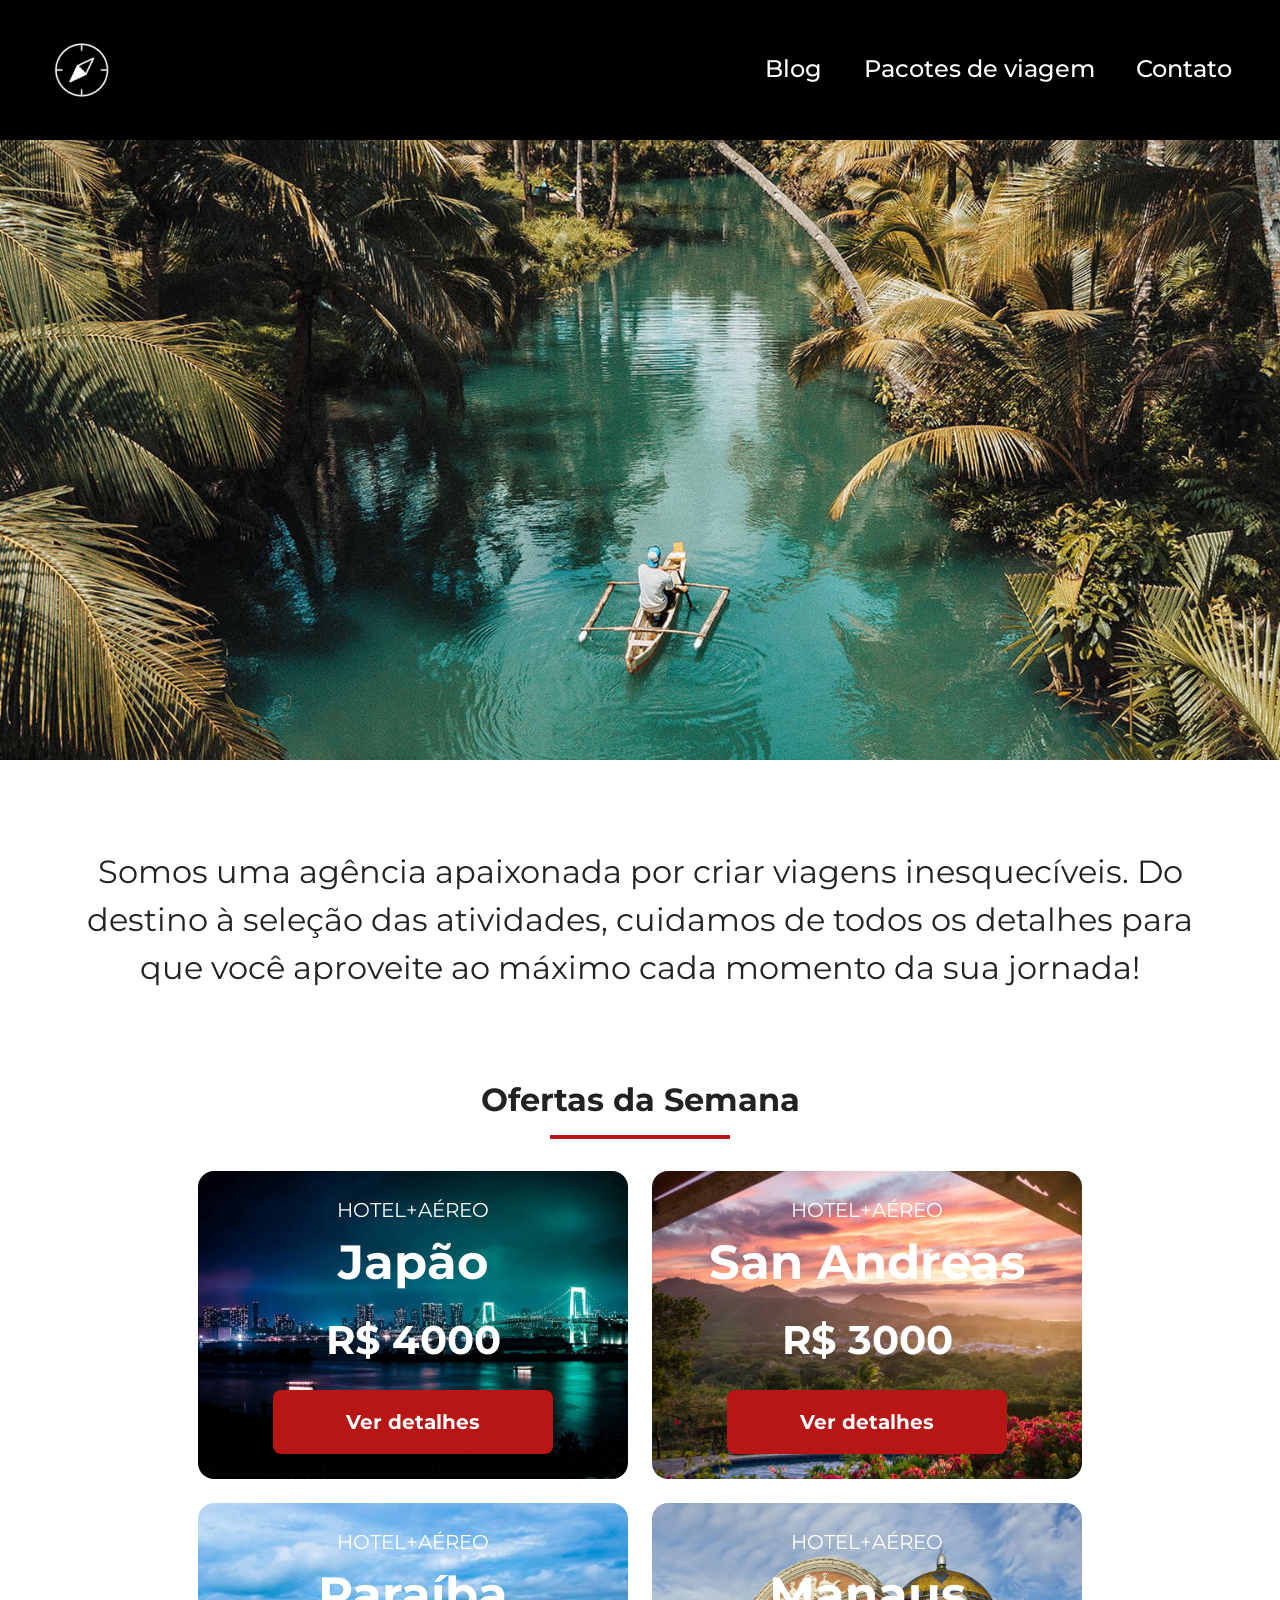
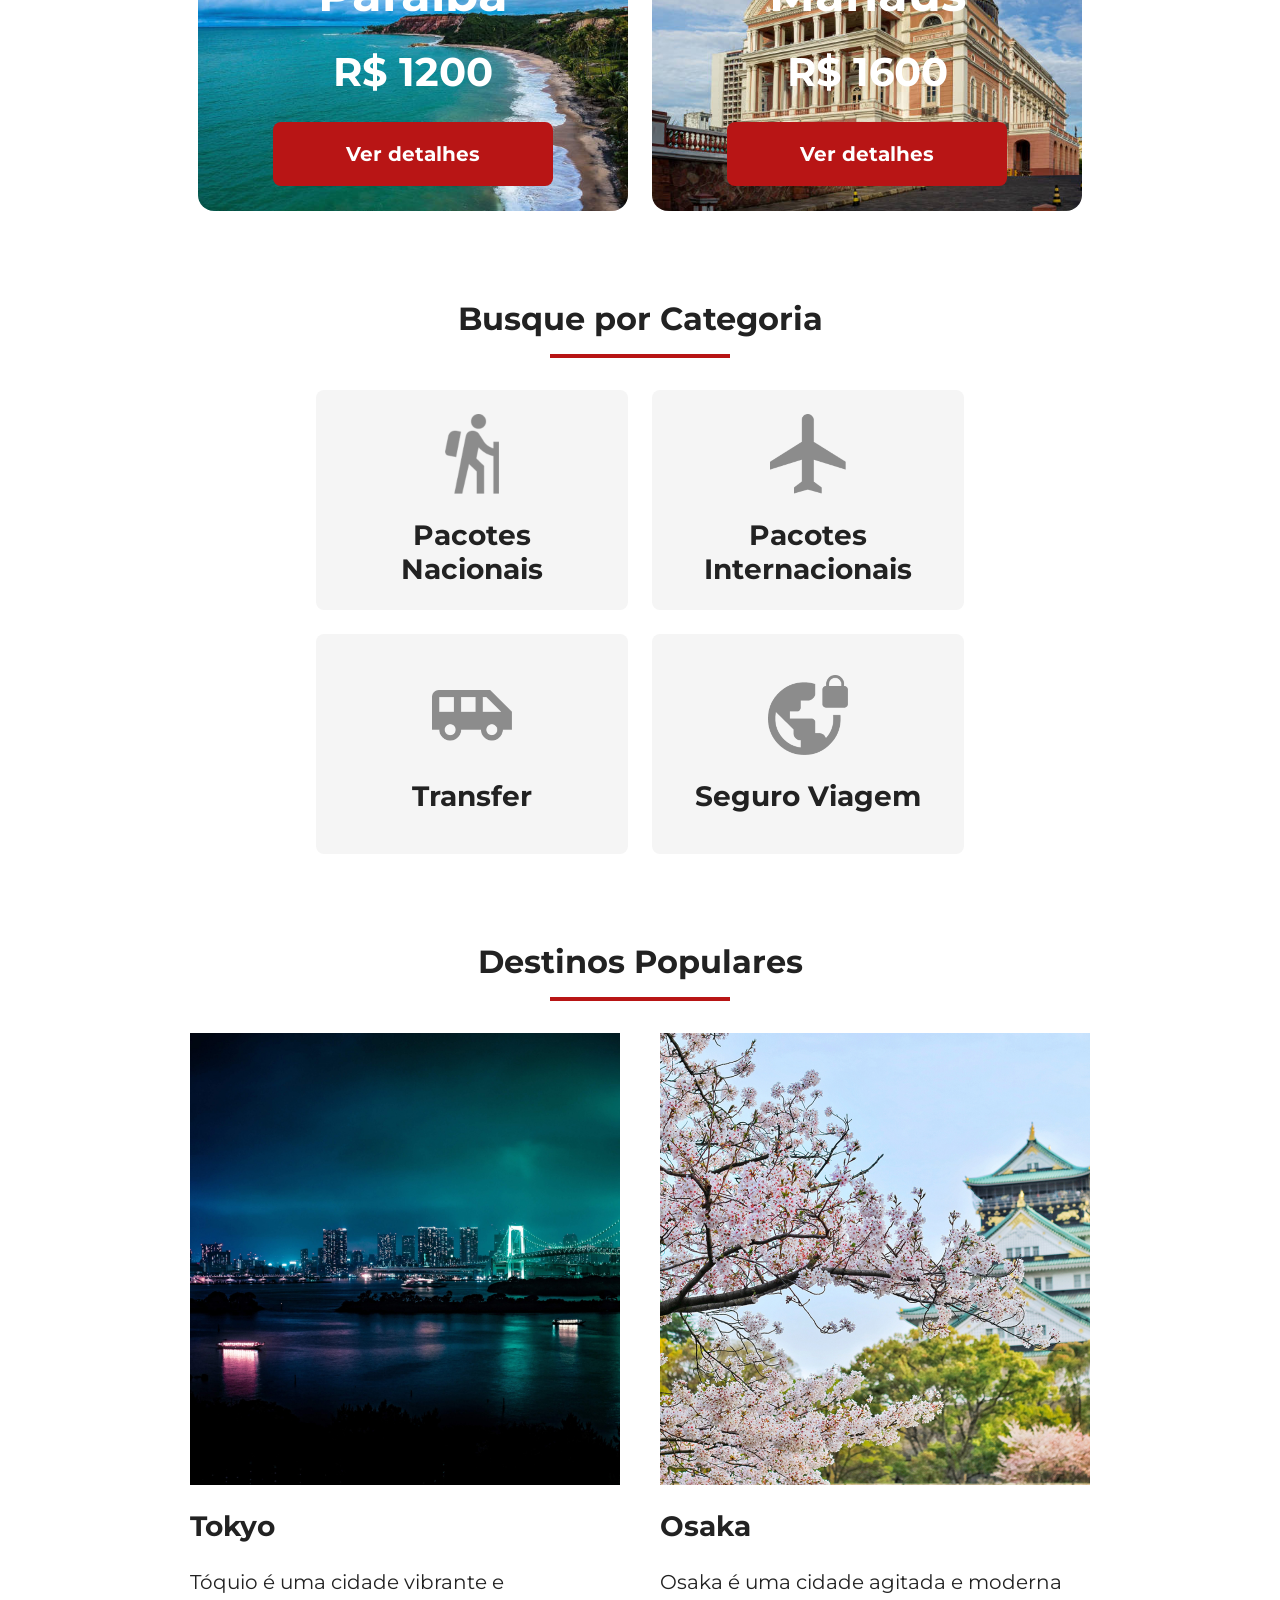
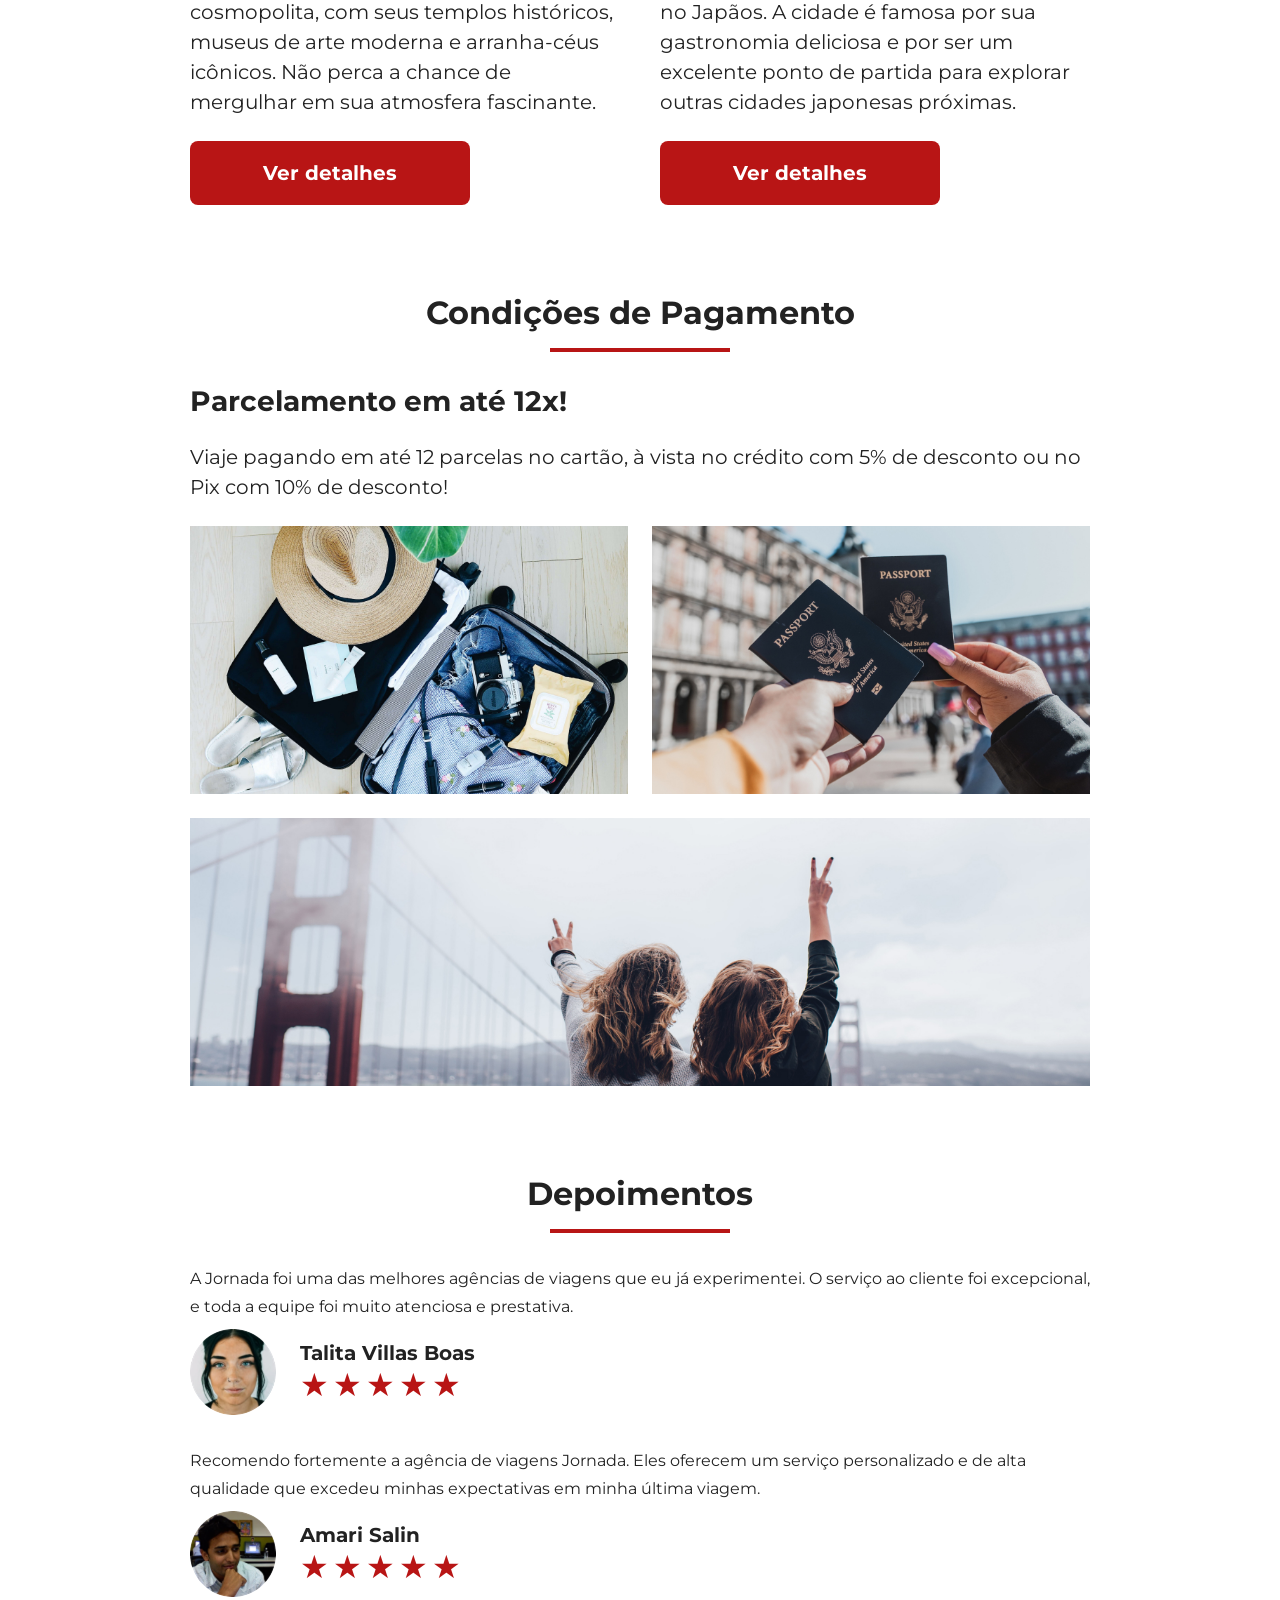
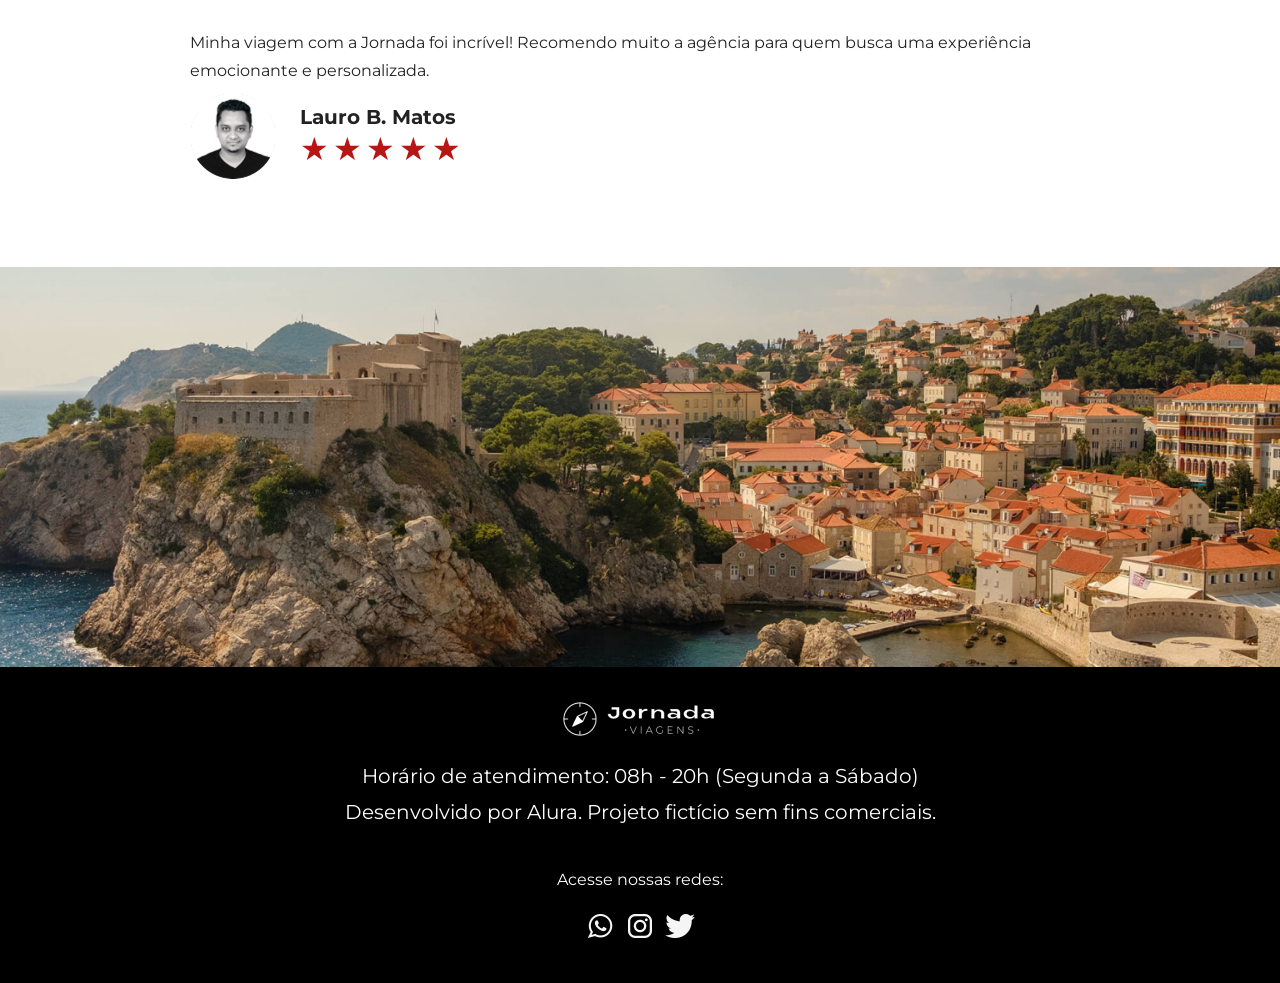
<file: index.html>
<!DOCTYPE html>
<html lang="pt-br">
<head>
    <meta charset="UTF-8">
    <meta name="viewport" content="width=device-width, initial-scale=1.0">
    <meta name="description" content="Somos uma agência apaixonada por criar viagens inesquecíveis.">

    <!-- COMPARTILHAMENTO -->
    <meta name="og:title" content="Jornada Viagens">
    <meta name="og:description" content="Somos uma agência apaixonada por criar viagens inesquecíveis.">
    <meta name="og:image" content="https://maxweljonson.github.io/jornada-viagens/img/homepage/logo-jornada-viagens-footer-branca.png">
    <meta name="og:type" content="website">
    <meta name="og:url" content="https://maxweljonson.github.io/jornada-viagens/">

    <!-- Icon -->
    <link rel="icon" href="favicon.svg" type="image/svg+xml"> 

    <!-- CSS -->
    <link rel="stylesheet" href="css/style.css">

    <title>Jornada Viagens</title>
</head>
<body>
    <header class="main-header">
        <a class="logo" href="index.html" title="Voltar para a página inicial">
            <img class="img-mobile" src="img/homepage/logo-bussola-jornada-branca.png" alt="Logotipo da Jornada Viagens na cor branca">
            <img class="img-desktop" src="img/homepage/logo-bussola-texto-jornada-branca.png" alt="Logotipo com nome da Jornada Viagens na cor branca">
        </a>
        <div class="navigation-menu">
            <label for="menu">
                <img src="img/homepage/menu.png" alt="Menu">
            </label>
            <input type="checkbox" id="menu" hidden>
            <nav>
                <ul class="list-links-menu">
                    <li>
                        <a href="blog.html" target="_blank" title="Acessar Blog">Blog</a>
                    </li>
                    <li>
                        <a href="pacotes.html" target="_blank" title="Acessar Pacotes de viagem">Pacotes de viagem</a>
                    </li>
                    <li>
                        <a href="contatos.html" target="_blank" title="Acessar Contatos">Contato</a>
                    </li>
                </ul>
            </nav>
        </div>
    </header>
    <section class="hero">
        <div class="hero-img"></div>
        <h2>Somos uma agência apaixonada por criar viagens inesquecíveis. Do destino à seleção das atividades, cuidamos de todos os detalhes para que você aproveite ao máximo cada momento da sua jornada!</h2>
    </section>
    <section class="offers section">
        <div class="section-title">
            <h2>Ofertas da Semana</h2>
            <hr>
        </div>
        <div class="offer-cards">
            <article class="card japao">
                <header>
                    <p class="content-text">HOTEL+AÉREO</p>
                </header>
                <section class="title-card">
                    <h3 class="content-title">
                        Japão 
                        <br>
                        <span>R$ 4000</span>
                    </h3>
                </section>
                <footer>
                    <a href="#" class="button" title="Ver mais detalhes desta oferta para o Japão" target="_blank">Ver detalhes</a>
                </footer>
            </article>
            <article class="card san-adreas">
                <header>
                    <p class="content-text">HOTEL+AÉREO</p>
                </header>
                <section class="title-card">
                    <h3 class="content-title">
                        San Andreas 
                        <br>
                        <span>R$ 3000</span>
                    </h3>
                </section>
                <footer>
                    <a href="#" class="button" title="Ver mais detalhes desta oferta para San Andreas" target="_blank">Ver detalhes</a>
                </footer>
            </article>
            <article class="card paraiba">
                <header>
                    <p class="content-text">HOTEL+AÉREO</p>
                </header>
                <section class="title-card">
                    <h3 class="content-title">
                        Paraíba
                        <br>
                        <span>R$ 1200</span>
                    </h3>
                </section>
                <footer>
                    <a href="#" class="button" title="Ver mais detalhes desta oferta para Paraíba" target="_blank">Ver detalhes</a>
                </footer>
            </article>
            <article class="card manaus">
                <header>
                    <p class="content-text">HOTEL+AÉREO</p>
                </header>
                <section class="title-card">
                    <h3 class="content-title">
                        Manaus
                        <br>
                        <span>R$ 1600</span>
                    </h3>
                </section>
                <footer>
                    <a href="#" class="button" title="Ver mais detalhes desta oferta para Manaus" target="_blank">Ver detalhes</a>
                </footer>
            </article>
        </div>
    </section>
    <section class="categories section">
        <div class="section-title">
            <h2>Busque por Categoria</h2>
            <hr>
        </div>
        <div class="category-cards">
            <div class="card">
                <a href="#" class="pacotes-nacionais" title="Busque por Pacotes Nacionais" target="_blank">
                    <div class="icon pacotes"></div>
                    <h3>Pacotes Nacionais</h3>
                </a>
            </div>
            <div class="card">
                <a href="#" class="pacotes-internacionais" title="Busque por Pacotes Internacionais" target="_blank">
                    <div class="icon pacotes"></div>
                    <h3>Pacotes Internacionais</h3>
                </a>
            </div>
            <div class="card">
                <a href="#" class="transfer" title="Busque por Tranfers" target="_blank">
                    <div class="icon"></div>
                    <h3>Transfer</h3>
                </a>
            </div>
            <div class="card">
                <a href="#" class="seguro-viagem" title="Busque por Seguros Viagem" target="_blank">
                    <div class="icon"></div>
                    <h3>Seguro Viagem</h3>
                </a>
            </div>
        </div>
    </section>
    <section class="destinations section">
        <div class="section-title">
            <h2>Destinos Populares</h2>
            <hr>
        </div>
        <div class="destination-items">
            <article class="item">
                <header>
                    <div class="img-item tokyo"></div>
                    <h4 class="content-title">Tokyo</h4>
                </header>
                <p class="content-text">
                    Tóquio é uma cidade vibrante e cosmopolita, com seus templos históricos, museus de arte moderna e arranha-céus icônicos. Não perca a chance de mergulhar em sua atmosfera fascinante.
                </p>
                <footer>
                    <a href="#" class="button" title="Ver mais detalhes para o destino de Tokyo" target="_blank">Ver detalhes</a>
                </footer>
            </article>
            <article class="item">
                <header>
                    <div class="img-item osaka"></div>
                    <h4 class="content-title">Osaka</h4>
                </header>
                <p class="content-text">
                    Osaka é uma cidade agitada e moderna no Japãos. A cidade é famosa por sua gastronomia deliciosa e por ser um excelente ponto de partida para explorar outras cidades japonesas próximas.
                </p>
                <footer>
                    <a href="#" class="button" title="Ver mais detalhes para o destino de Osaka" target="_blank">Ver detalhes</a>
                </footer>
            </article>
        </div>
    </section>
    <section class="payments section">
        <div class="section-title">
            <h2>Condições de Pagamento</h2>
            <hr>
        </div>
        <div class="content">
            <div class="text-content">
                <h3 class="content-title">Parcelamento em até 12x!</h3>
                <p class="content-text">
                    Viaje pagando em até 12 parcelas no cartão, à vista no crédito com 5% de desconto ou no Pix com 10% de desconto!
                </p>
            </div>
            <div class="image-content">
                <div class="image first"></div>
                <div class="image second"></div>
                <div class="image third large"></div>
            </div>
        </div>
    </section>
    <section class="testimonials section">
        <div class="section-title">
            <h2>Depoimentos</h2>
            <hr>
        </div>
        <div class="testimonials-content">
            <article>
                <header>
                    <p>
                        A Jornada foi uma das melhores agências de viagens que eu já experimentei. O serviço ao cliente foi excepcional, e toda a equipe foi muito atenciosa e prestativa.
                    </p>
                </header>
                <footer>
                    <div class="profile">
                        <img src="img/homepage/avatar-talita.png" alt="Foto de perfil da cliente Talita Villas Boas">
                        <div class="rating">
                            <h4>Talita Villas Boas</h4>
                            <span class="star">★</span>
                            <span class="star">★</span>
                            <span class="star">★</span>
                            <span class="star">★</span>
                            <span class="star">★</span>
                        </div>
                    </div>
                </footer>
            </article>
            <article>
                <header>
                    <p>
                        Recomendo fortemente a agência de viagens Jornada. Eles oferecem um serviço personalizado e de alta qualidade que excedeu minhas expectativas em minha última viagem.
                    </p>
                </header>
                <footer>
                    <div class="profile">
                        <img src="img/homepage/avatar-amari.png" alt="Foto de perfil da cliente Amari Salin">
                        <div class="rating">
                            <h4>Amari Salin</h4>
                            <span class="star">★</span>
                            <span class="star">★</span>
                            <span class="star">★</span>
                            <span class="star">★</span>
                            <span class="star">★</span>
                        </div>
                    </div>
                </footer>
            </article>
            <article>
                <header>
                    <p>
                        Minha viagem com a Jornada foi incrível! Recomendo muito a agência para quem busca uma experiência emocionante e personalizada.
                    </p>
                </header>
                <footer>
                    <div class="profile">
                        <img src="img/homepage/avatar-lauro.png" alt="Foto de perfil da cliente Lauro B. Matos">
                        <div class="rating">
                            <h4>Lauro B. Matos</h4>
                            <span class="star">★</span>
                            <span class="star">★</span>
                            <span class="star">★</span>
                            <span class="star">★</span>
                            <span class="star">★</span>
                        </div>
                    </div>
                </footer>
            </article>
        </div>
        
    </section>
    <section class="bottom-hero">
        <div class="hero-img"></div>
    </section>
    <footer class="main-footer">
        <div class="footer-content">
            <img class="logo-footer" src="img/homepage/logo-jornada-viagens-footer-branca.png" alt="Logo da Jornada Viagens completa na cor branca">
            <p>
                Horário de atendimento: 08h - 20h (Segunda a Sábado)
            </p>
            <p>
                Desenvolvido por Alura. Projeto fictício sem fins comerciais.
            </p>
        </div>
        <div class="footer-social">
            <p>
                Acesse nossas redes:
            </p>
            <div class="social-icons">
                <a href="#" target="_blank" title="Entre em contato pelo nosso Whatsapp">
                    <img src="img/homepage/icon-whatsapp.png" alt="Ícone do Whatsapp">
                </a>
                <a href="#" target="_blank" title="Acesse nosso Instagram">
                    <img src="img/homepage/icon-instragam.png" alt="Ícone do Instagram">
                </a>
                <a href="#" target="_blank" title="Acesse nosso Twitter">
                    <img src="img/homepage/icon-twitter.png" alt="Ícone do Twitter">
                </a>
            </div>
        </div>
    </footer>
</body>
</html>
</file>
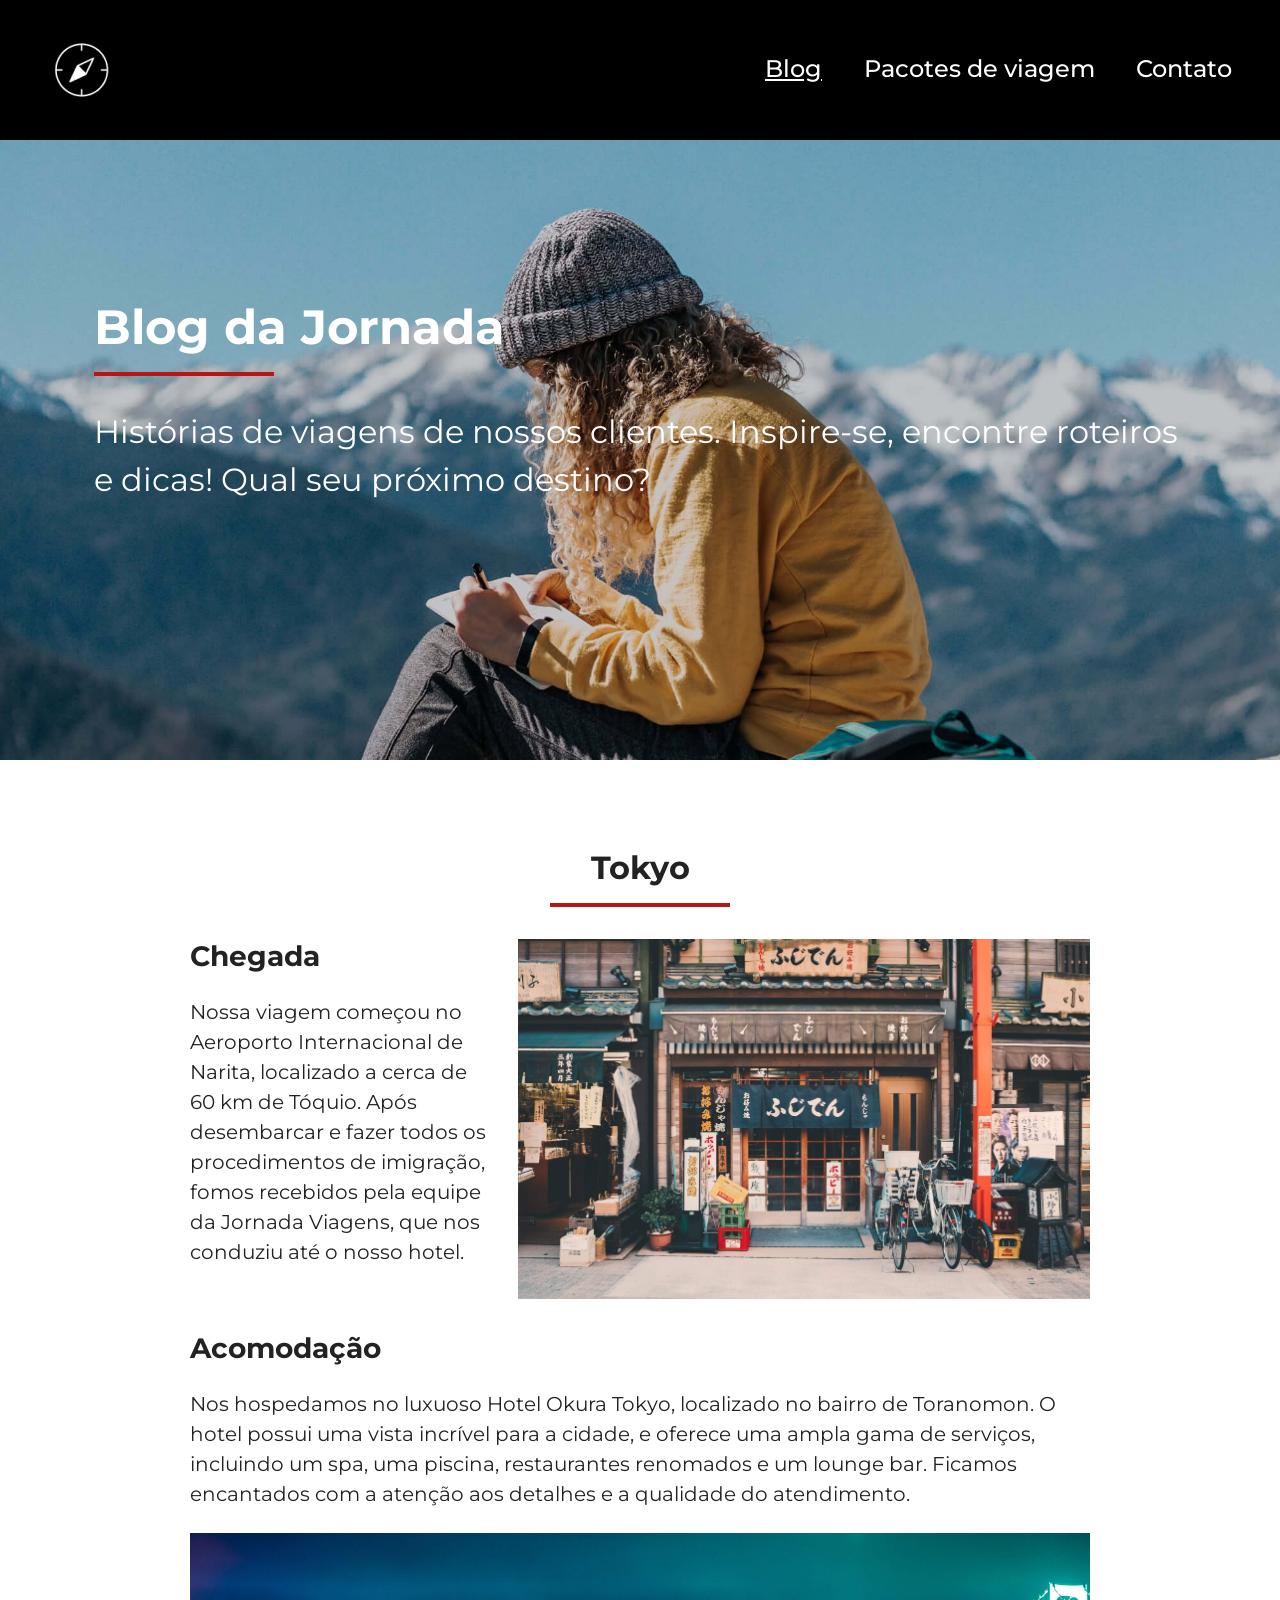
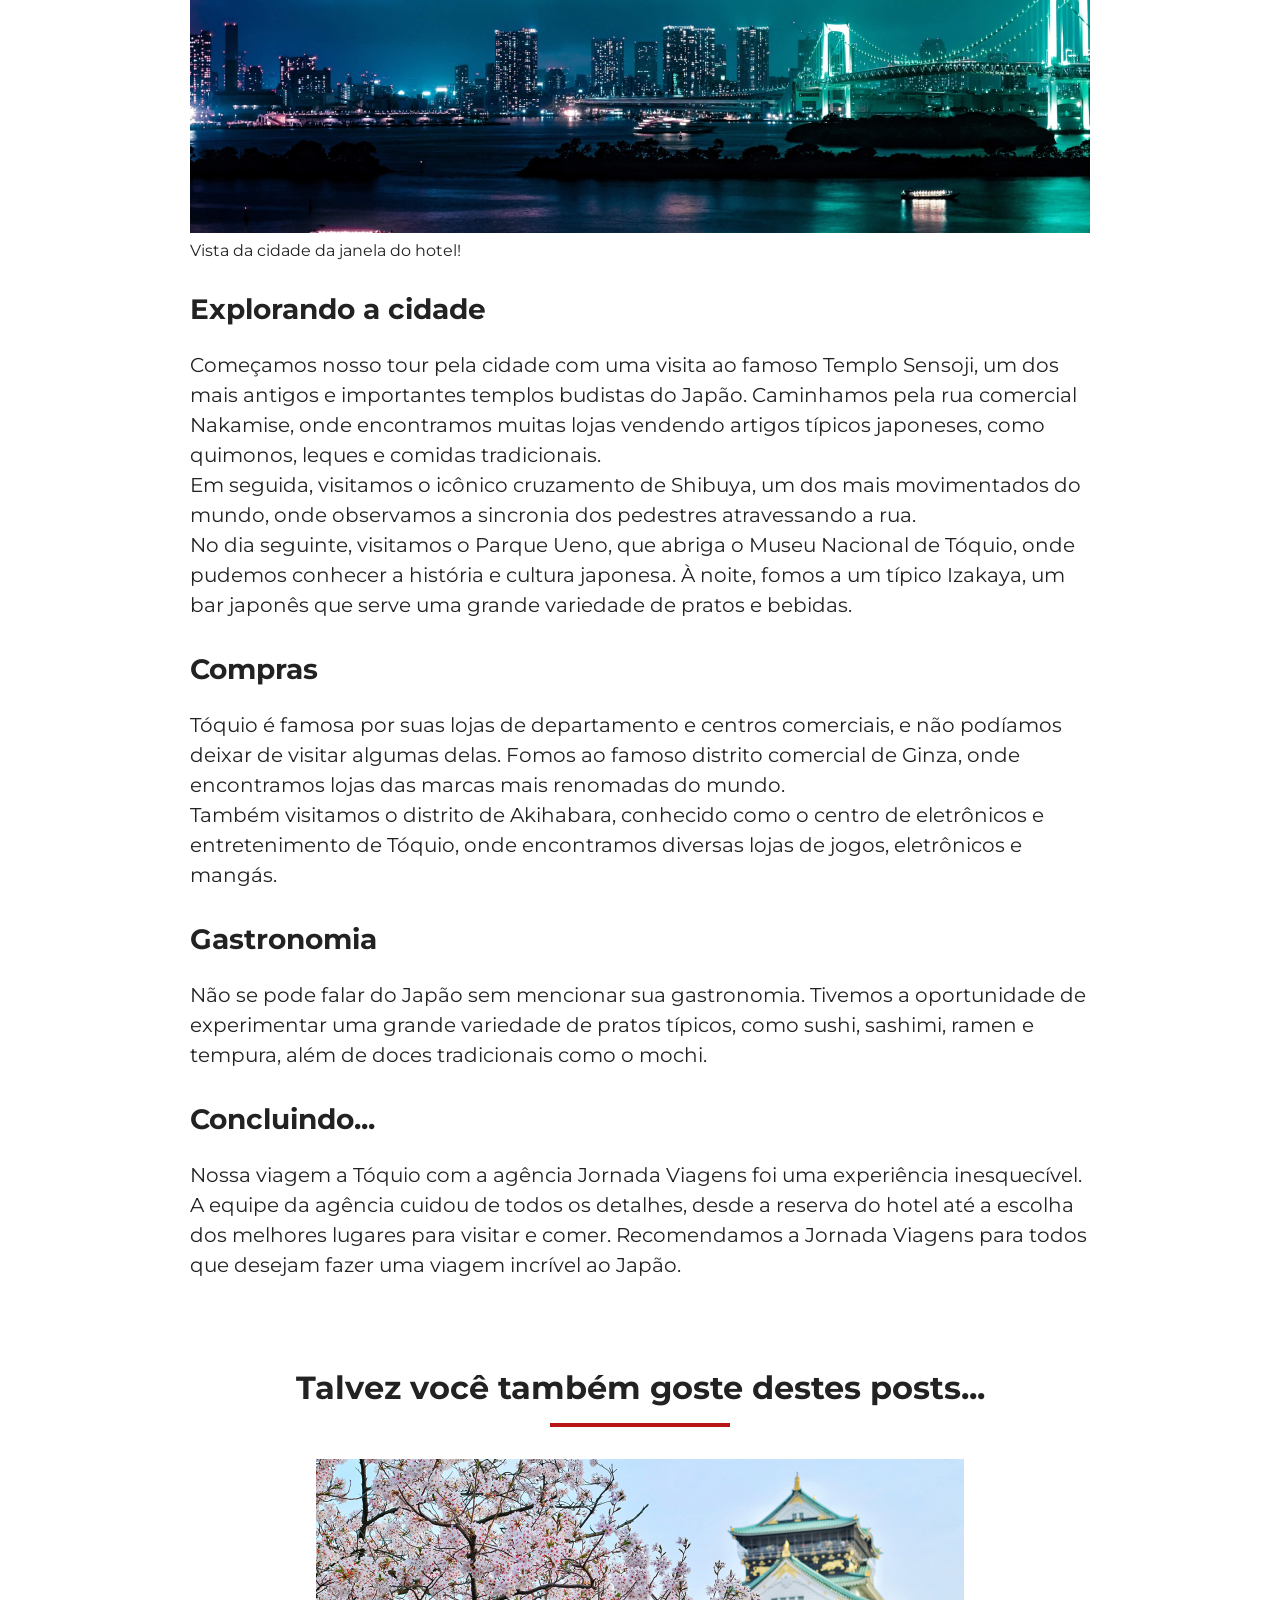
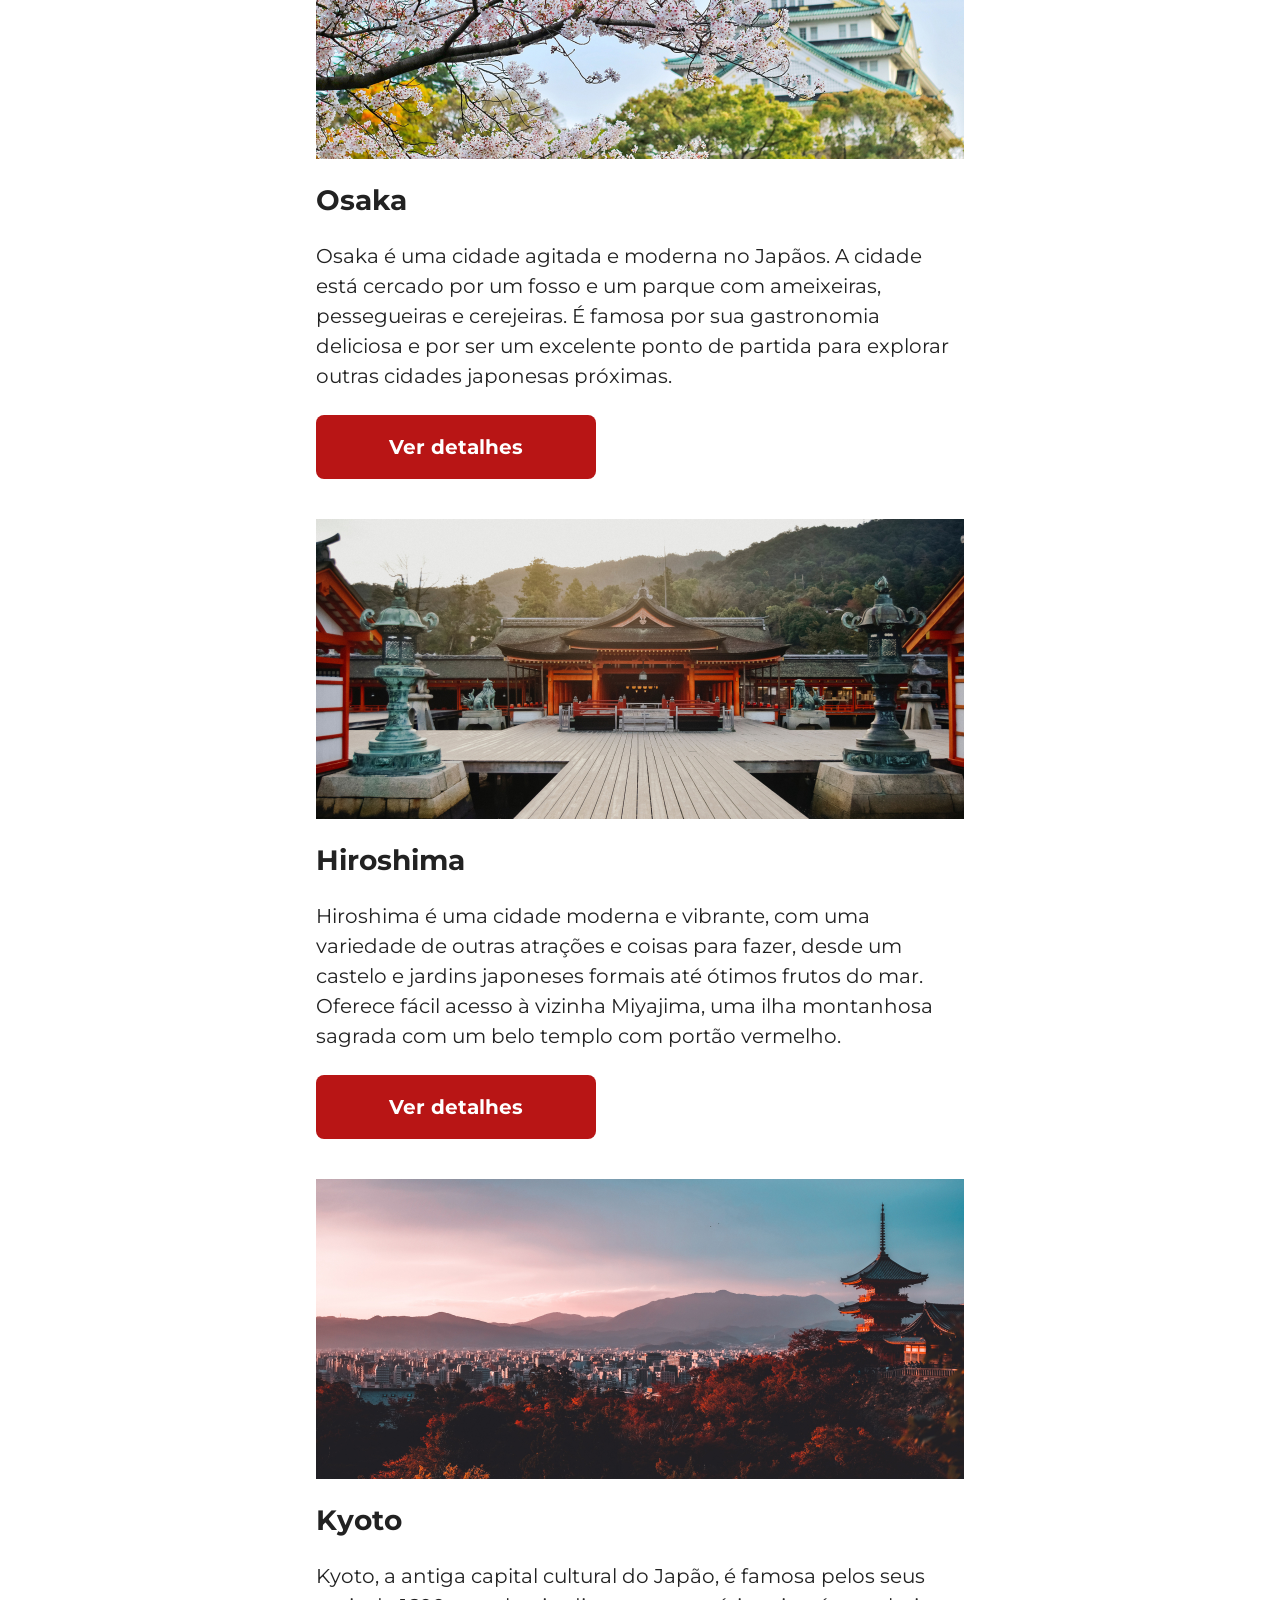
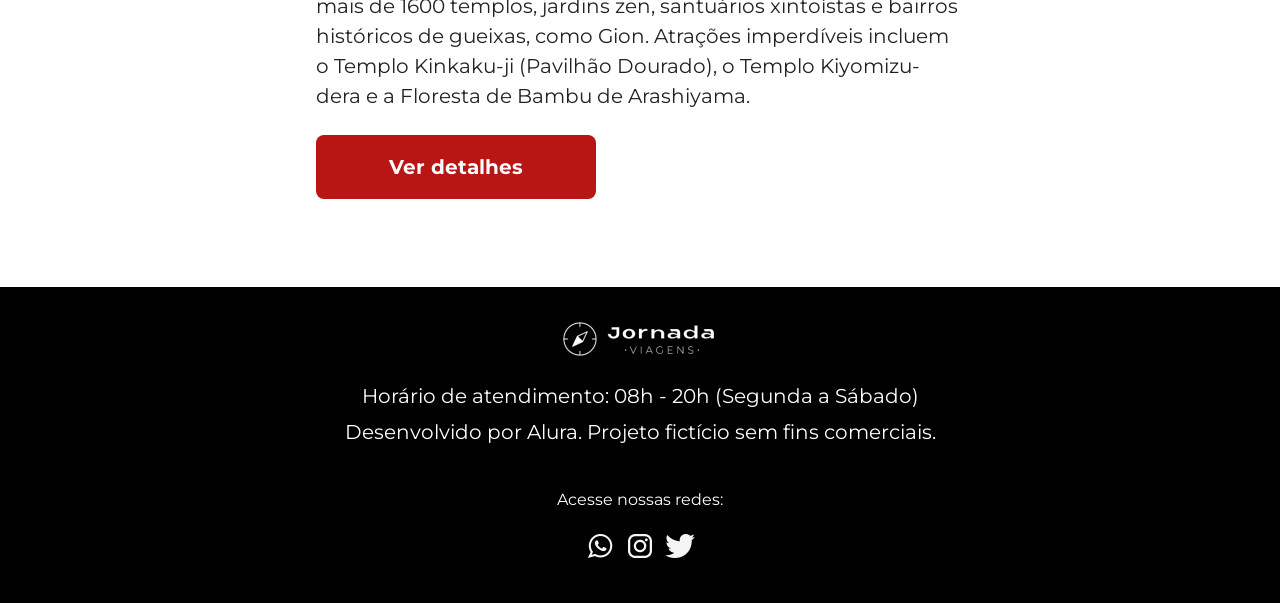
<file: blog.html>
<!DOCTYPE html>
<html lang="pt-br">
<head>
    <meta charset="UTF-8">
    <meta name="viewport" content="width=device-width, initial-scale=1.0">
    
    <!-- COMPARTILHAMENTO -->
    <meta name="og:title" content="Blog da Jornada">
    <meta name="og:description" content="Histórias de viagens de nossos clientes. Inspire-se, encontre roteiros e dicas!">
    <meta name="og:image" content="https://maxweljonson.github.io/jornada-viagens/img/homepage/logo-jornada-viagens-footer-branca.png">
    <meta name="og:type" content="website">
    <meta name="og:url" content="https://maxweljonson.github.io/jornada-viagens/">

    <!-- Icon -->
    <link rel="icon" href="favicon.svg" type="image/svg+xml"> 

    <!-- CSS -->
    <link rel="stylesheet" href="css/style.css">

    <title>Blog da Jornada</title>
</head>
<body>
    <header class="main-header">
        <a class="logo" href="index.html" title="Voltar para a página inicial">
            <img class="img-mobile" src="img/homepage/logo-bussola-jornada-branca.png" alt="Logotipo da Jornada Viagens na cor branca">
            <img class="img-desktop" src="img/homepage/logo-bussola-texto-jornada-branca.png" alt="Logotipo com nome da Jornada Viagens na cor branca">
        </a>
        <div class="navigation-menu">
            <label for="menu">
                <img src="img/homepage/menu.png" alt="Menu">
            </label>
            <input type="checkbox" id="menu" hidden>
            <nav>
                <ul class="list-links-menu">
                    <li>
                        <a href="blog.html" target="_blank" title="Acessar Blog" class="active">Blog</a>
                    </li>
                    <li>
                        <a href="pacotes.html" target="_blank" title="Acessar Pacotes de viagem">Pacotes de viagem</a>
                    </li>
                    <li>
                        <a href="contatos.html" target="_blank" title="Acessar Contatos">Contato</a>
                    </li>
                </ul>
            </nav>
        </div>
    </header>
    <section class="hero blog">
        <div class="hero-img">
            <div class="hero-content">
                <div class="section-title">
                    <h1>Blog da Jornada</h1>
                    <hr>
                </div>
                <p class="content-text">
                    Histórias de viagens de nossos clientes. Inspire-se, encontre roteiros e dicas! Qual seu próximo destino?
                </p>
            </div>
        </div>
    </section>
    <section class="tokyo-travel section">
        <div class="section-title">
            <h2>Tokyo</h2>
            <hr>
        </div>
        <div class="content-travel">
            <section class="arrival">
                <div class="arrival-content">
                    <h3 class="content-title">Chegada</h3>
                    <p class="content-text">
                        Nossa viagem começou no Aeroporto Internacional de Narita, localizado a cerca de 60 km de Tóquio. Após desembarcar e fazer todos os procedimentos de imigração, fomos recebidos pela equipe da Jornada Viagens, que nos conduziu até o nosso hotel.
                    </p>
                </div>
                <div class="arrival-image"></div>
            </section>
            <section class="accommodation">
                <div class="accommodation-content">
                    <h3 class="content-title">Acomodação</h3>
                    <p class="content-text">
                        Nos hospedamos no luxuoso Hotel Okura Tokyo, localizado no bairro de Toranomon. O hotel possui uma vista incrível para a cidade, e oferece uma ampla gama de serviços, incluindo um spa, uma piscina, restaurantes renomados e um lounge bar. Ficamos encantados com a atenção aos detalhes e a qualidade do atendimento.
                    </p>
                </div>
                <div class="image-description">
                    <div class="accommodation-image"></div>
                    <p class="description">Vista da cidade da janela do hotel!</p>
                </div>      
            </section>
            <section class="exploring">
                <h3 class="content-title">Explorando a cidade</h3>
                <p class="content-text">
                    Começamos nosso tour pela cidade com uma visita ao famoso Templo Sensoji, um dos mais antigos e importantes templos budistas do Japão. Caminhamos pela rua comercial Nakamise, onde encontramos muitas lojas vendendo artigos típicos japoneses, como quimonos, leques e comidas tradicionais.
                    <br>
                    Em seguida, visitamos o icônico cruzamento de Shibuya, um dos mais movimentados do mundo, onde observamos a sincronia dos pedestres atravessando a rua.
                    <br>
                    No dia seguinte, visitamos o Parque Ueno, que abriga o Museu Nacional de Tóquio, onde pudemos conhecer a história e cultura japonesa. À noite, fomos a um típico Izakaya, um bar japonês que serve uma grande variedade de pratos e bebidas.
                </p>
            </section>
            <section class="shop">
                <h3 class="content-title">Compras</h3>
                <p class="content-text">
                    Tóquio é famosa por suas lojas de departamento e centros comerciais, e não podíamos deixar de visitar algumas delas. Fomos ao famoso distrito comercial de Ginza, onde encontramos lojas das marcas mais renomadas do mundo.
                    <br>
                    Também visitamos o distrito de Akihabara, conhecido como o centro de eletrônicos e entretenimento de Tóquio, onde encontramos diversas lojas de jogos, eletrônicos e mangás.
                </p>
            </section>
            <section class="gastronomy">
                <h3 class="content-title">Gastronomia</h3>
                <p class="content-text">
                    Não se pode falar do Japão sem mencionar sua gastronomia. Tivemos a oportunidade de experimentar uma grande variedade de pratos típicos, como sushi, sashimi, ramen e tempura, além de doces tradicionais como o mochi.
                </p>
            </section>
            <section class="conclusion">
                <h3 class="content-title">Concluindo...</h3>
                <p class="content-text">
                    Nossa viagem a Tóquio com a agência Jornada Viagens foi uma experiência inesquecível. A equipe da agência cuidou de todos os detalhes, desde a reserva do hotel até a escolha dos melhores lugares para visitar e comer. Recomendamos a Jornada Viagens para todos que desejam fazer uma viagem incrível ao Japão.
                </p>
            </section>
        </div>
    </section>
    <section class="destinations section">
        <div class="section-title">
            <h2>Talvez você também goste destes posts...</h2>
            <hr>
        </div>
        <div class="destination-items blog">
            <article class="item">
                <header>
                    <div class="img-item osaka"></div>
                    <h4 class="content-title">Osaka</h4>
                </header>
                <p class="content-text">
                    Osaka é uma cidade agitada e moderna no Japãos. A cidade está cercado por um fosso e um parque com ameixeiras, pessegueiras e cerejeiras. É famosa por sua gastronomia deliciosa e por ser um excelente ponto de partida para explorar outras cidades japonesas próximas.
                </p>
                <footer>
                    <a href="#" class="button" title="Ver mais detalhes para o destino de Osaka" target="_blank">Ver detalhes</a>
                </footer>
            </article>
            <article class="item">
                <header>
                    <div class="img-item hiroshima"></div>
                    <h4 class="content-title">Hiroshima</h4>
                </header>
                <p class="content-text">
                    Hiroshima é uma cidade moderna e vibrante, com uma variedade de outras atrações e coisas para fazer, desde um castelo e jardins japoneses formais até ótimos frutos do mar.
                    <br>
                    Oferece fácil acesso à vizinha Miyajima, uma ilha montanhosa sagrada com um belo templo com portão vermelho.
                </p>
                <footer>
                    <a href="#" class="button" title="Ver mais detalhes para o destino de Hiroshima" target="_blank">Ver detalhes</a>
                </footer>
            </article>
            <article class="item">
                <header>
                    <div class="img-item kyoto"></div>
                    <h4 class="content-title">Kyoto</h4>
                </header>
                <p class="content-text">
                    Kyoto, a antiga capital cultural do Japão, é famosa pelos seus mais de 1600 templos, jardins zen, santuários xintoístas e bairros históricos de gueixas, como Gion. Atrações imperdíveis incluem o Templo Kinkaku-ji (Pavilhão Dourado), o Templo Kiyomizu-dera e a Floresta de Bambu de Arashiyama.
                </p>
                <footer>
                    <a href="#" class="button" title="Ver mais detalhes para o destino de Kyoto" target="_blank">Ver detalhes</a>
                </footer>
            </article>
        </div>
    </section>
    <footer class="main-footer">
        <div class="footer-content">
            <img class="logo-footer" src="img/homepage/logo-jornada-viagens-footer-branca.png" alt="Logo da Jornada Viagens completa na cor branca">
            <p>
                Horário de atendimento: 08h - 20h (Segunda a Sábado)
            </p>
            <p>
                Desenvolvido por Alura. Projeto fictício sem fins comerciais.
            </p>
        </div>
        <div class="footer-social">
            <p>
                Acesse nossas redes:
            </p>
            <div class="social-icons">
                <a href="#" target="_blank" title="Entre em contato pelo nosso Whatsapp">
                    <img src="img/homepage/icon-whatsapp.png" alt="Ícone do Whatsapp">
                </a>
                <a href="#" target="_blank" title="Acesse nosso Instagram">
                    <img src="img/homepage/icon-instragam.png" alt="Ícone do Instagram">
                </a>
                <a href="#" target="_blank" title="Acesse nosso Twitter">
                    <img src="img/homepage/icon-twitter.png" alt="Ícone do Twitter">
                </a>
            </div>
        </div>
    </footer>
</body>
</html>
</file>
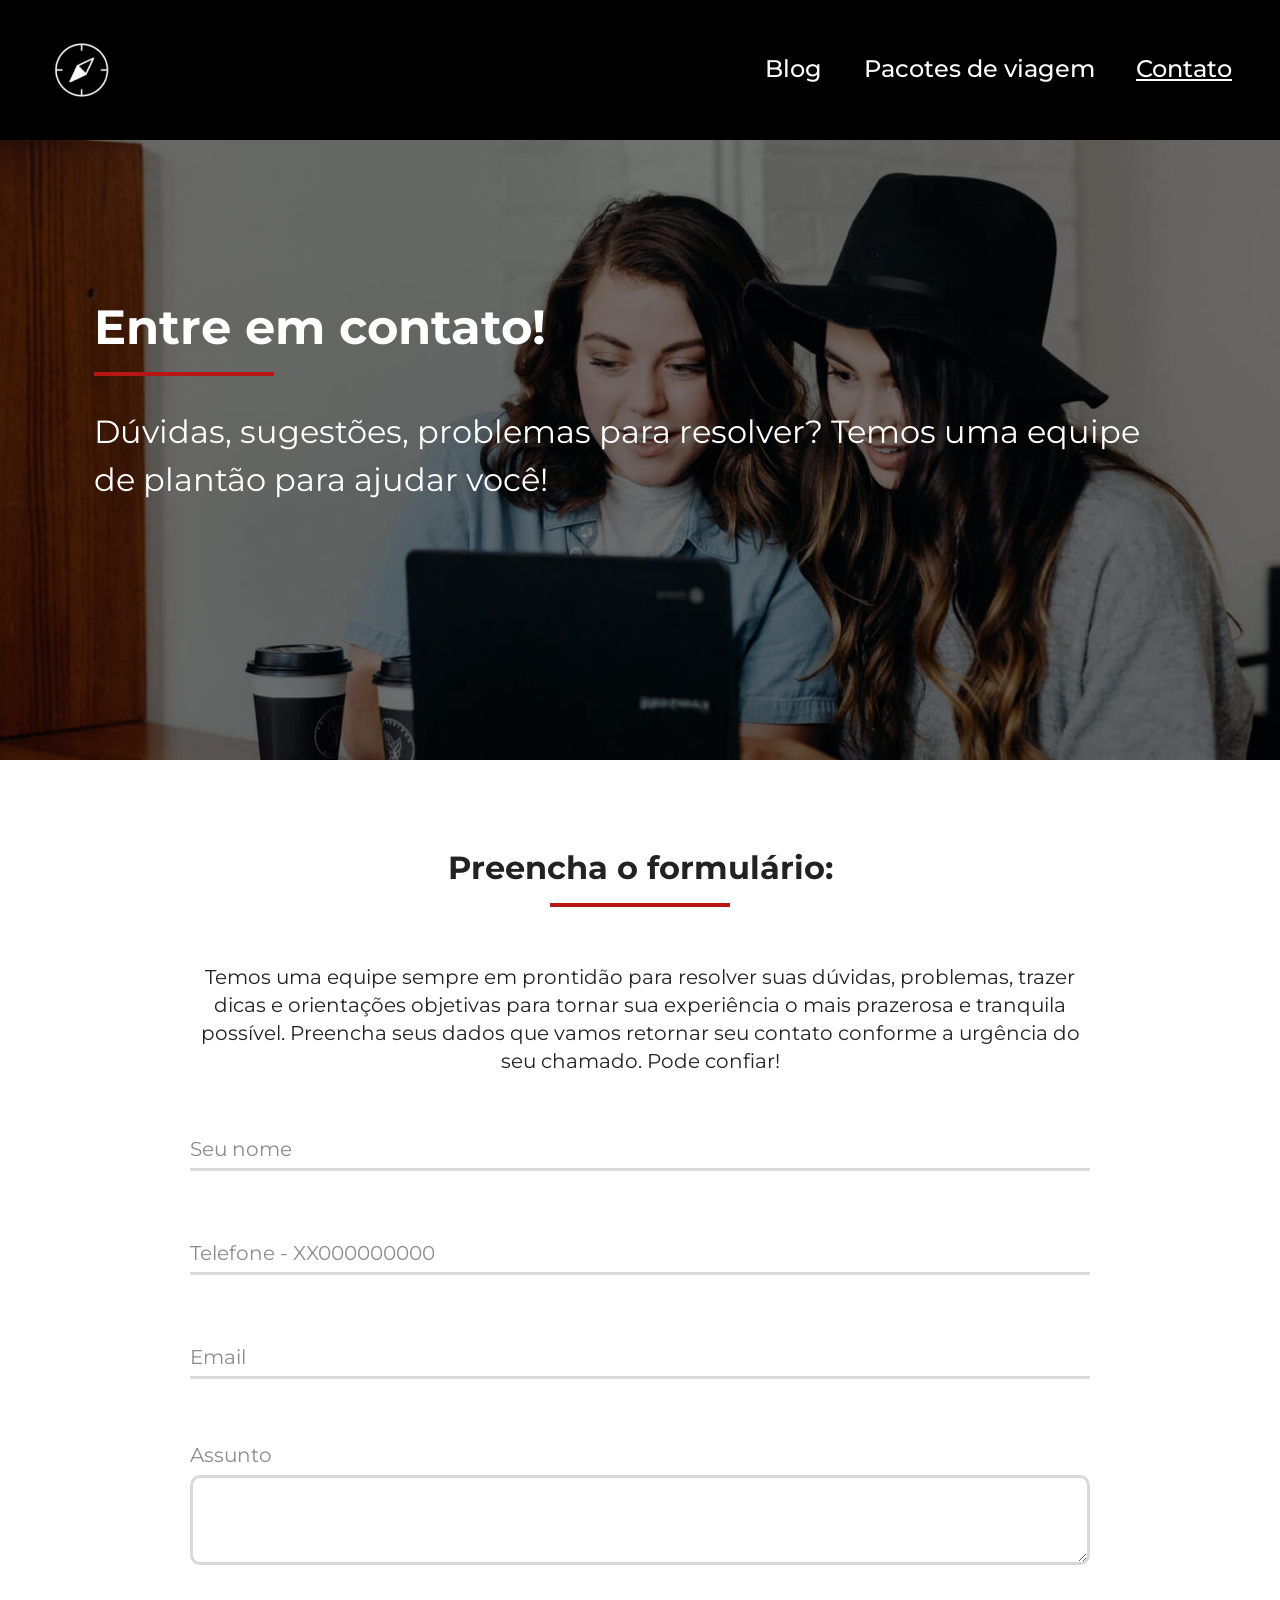
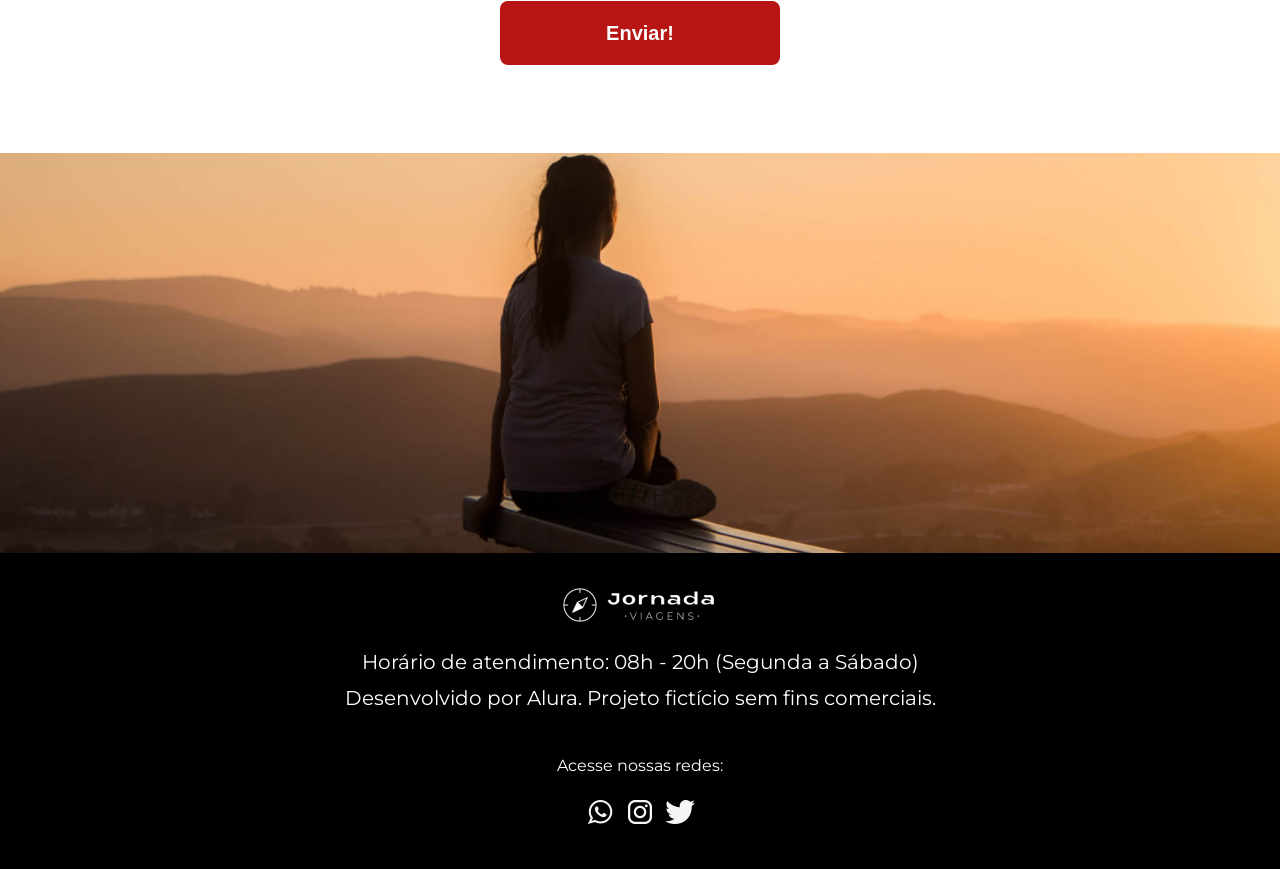
<file: contatos.html>
<!DOCTYPE html>
<html lang="pt-br">
<head>
    <meta charset="UTF-8">
    <meta name="viewport" content="width=device-width, initial-scale=1.0">

    <!-- Icon -->
    <link rel="icon" href="favicon.svg" type="image/svg+xml"> 

    <!-- CSS -->
    <link rel="stylesheet" href="css/style.css">

    <title>Contatos da Jornada</title>
</head>
<body>
    <header class="main-header">
        <a class="logo" href="index.html" title="Voltar para a página inicial">
            <img class="img-mobile" src="img/homepage/logo-bussola-jornada-branca.png" alt="Logotipo da Jornada Viagens na cor branca">
            <img class="img-desktop" src="img/homepage/logo-bussola-texto-jornada-branca.png" alt="Logotipo com nome da Jornada Viagens na cor branca">
        </a>
        <div class="navigation-menu">
            <label for="menu">
                <img src="img/homepage/menu.png" alt="Menu">
            </label>
            <input type="checkbox" id="menu" hidden>
            <nav>
                <ul class="list-links-menu">
                    <li>
                        <a href="blog.html" target="_blank" title="Acessar Blog">Blog</a>
                    </li>
                    <li>
                        <a href="pacotes.html" target="_blank" title="Acessar Pacotes de viagem">Pacotes de viagem</a>
                    </li>
                    <li>
                        <a href="contatos.html" target="_blank" title="Acessar Contatos" class="active">Contato</a>
                    </li>
                </ul>
            </nav>
        </div>
    </header>
    <section class="hero contacts">
        <div class="hero-img">
            <div class="hero-content">
                <div class="section-title">
                    <h1>Entre em contato!</h1>
                    <hr>
                </div>
                <p class="content-text">
                    Dúvidas, sugestões, problemas para resolver? Temos uma equipe de plantão para ajudar você!
                </p>
            </div>
        </div>
    </section>
    <section class="form section">
        <div class="section-title">
            <h2>Preencha o formulário:</h2>
            <hr>
        </div>
        <p class="content-text">
            Temos uma equipe sempre em prontidão para resolver suas dúvidas, problemas, trazer dicas e orientações objetivas para tornar sua experiência o mais prazerosa e tranquila possível. Preencha seus dados que vamos retornar seu contato conforme a urgência do seu chamado. Pode confiar!
        </p>
        <form action="enviado.html" method="get">
            <input type="text" name="userName" id="name" placeholder="Seu nome" required>
            
            <input type="tel" name="userPhone" id="phone" placeholder="Telefone - XX000000000" pattern="[0-9]{11}" required>
            
            <input type="email" name="userEmail" id="email" placeholder="Email" required>
            
            <label for="topic">Assunto</label>
            <br>
            <textarea name="userTopic" id="topic"></textarea>

            <div class="area-button">
                <button class="button" type="submit">Enviar!</button>
            </div>
        </form>
    </section>
    <section class="bottom-hero contacts">
        <div class="hero-img"></div>
    </section>
    <footer class="main-footer">
        <div class="footer-content">
            <img class="logo-footer" src="img/homepage/logo-jornada-viagens-footer-branca.png" alt="Logo da Jornada Viagens completa na cor branca">
            <p>
                Horário de atendimento: 08h - 20h (Segunda a Sábado)
            </p>
            <p>
                Desenvolvido por Alura. Projeto fictício sem fins comerciais.
            </p>
        </div>
        <div class="footer-social">
            <p>
                Acesse nossas redes:
            </p>
            <div class="social-icons">
                <a href="#" target="_blank" title="Entre em contato pelo nosso Whatsapp">
                    <img src="img/homepage/icon-whatsapp.png" alt="Ícone do Whatsapp">
                </a>
                <a href="#" target="_blank" title="Acesse nosso Instagram">
                    <img src="img/homepage/icon-instragam.png" alt="Ícone do Instagram">
                </a>
                <a href="#" target="_blank" title="Acesse nosso Twitter">
                    <img src="img/homepage/icon-twitter.png" alt="Ícone do Twitter">
                </a>
            </div>
        </div>
    </footer>
</body>
</html>
</file>
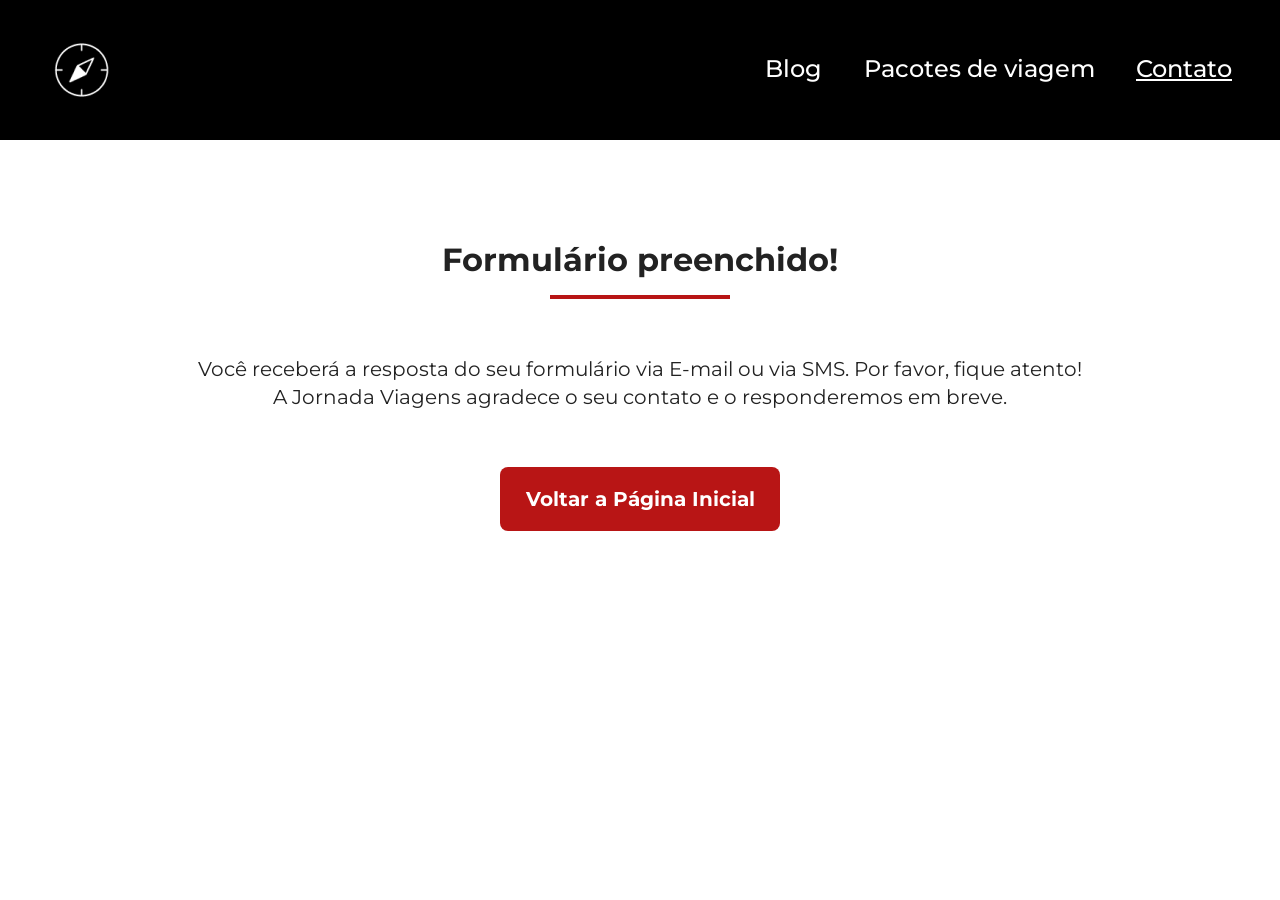
<file: enviado.html>
<!DOCTYPE html>
<html lang="pt-br">
<head>
    <meta charset="UTF-8">
    <meta name="viewport" content="width=device-width, initial-scale=1.0">

    <!-- Icon -->
    <link rel="icon" href="favicon.svg" type="image/svg+xml"> 

    <!-- CSS -->
    <link rel="stylesheet" href="css/style.css">

    <title>Contatos da Jornada</title>
</head>
<body>
    <header class="main-header">
        <a class="logo" href="index.html" title="Voltar para a página inicial">
            <img class="img-mobile" src="img/homepage/logo-bussola-jornada-branca.png" alt="Logotipo da Jornada Viagens na cor branca">
            <img class="img-desktop" src="img/homepage/logo-bussola-texto-jornada-branca.png" alt="Logotipo com nome da Jornada Viagens na cor branca">
        </a>
        <div class="navigation-menu">
            <label for="menu">
                <img src="img/homepage/menu.png" alt="Menu">
            </label>
            <input type="checkbox" id="menu" hidden>
            <nav>
                <ul class="list-links-menu">
                    <li>
                        <a href="blog.html" target="_blank" title="Acessar Blog">Blog</a>
                    </li>
                    <li>
                        <a href="pacotes.html" target="_blank" title="Acessar Pacotes de viagem">Pacotes de viagem</a>
                    </li>
                    <li>
                        <a href="contatos.html" target="_blank" title="Acessar Contatos" class="active">Contato</a>
                    </li>
                </ul>
            </nav>
        </div>
    </header>
    <section class="form answer section">
        <div class="section-title">
            <h2>Formulário preenchido!</h2>
            <hr>
        </div>
        <p class="content-text">
            Você receberá a resposta do seu formulário via E-mail ou via SMS. Por favor, fique atento!
            <br>
            A Jornada Viagens agradece o seu contato e o responderemos em breve. 
        </p>
        <div class="area-button">
            <a href="index.html" class="button">Voltar a Página Inicial</a>
        </div>
    </section>
</body>
</html>
</file>
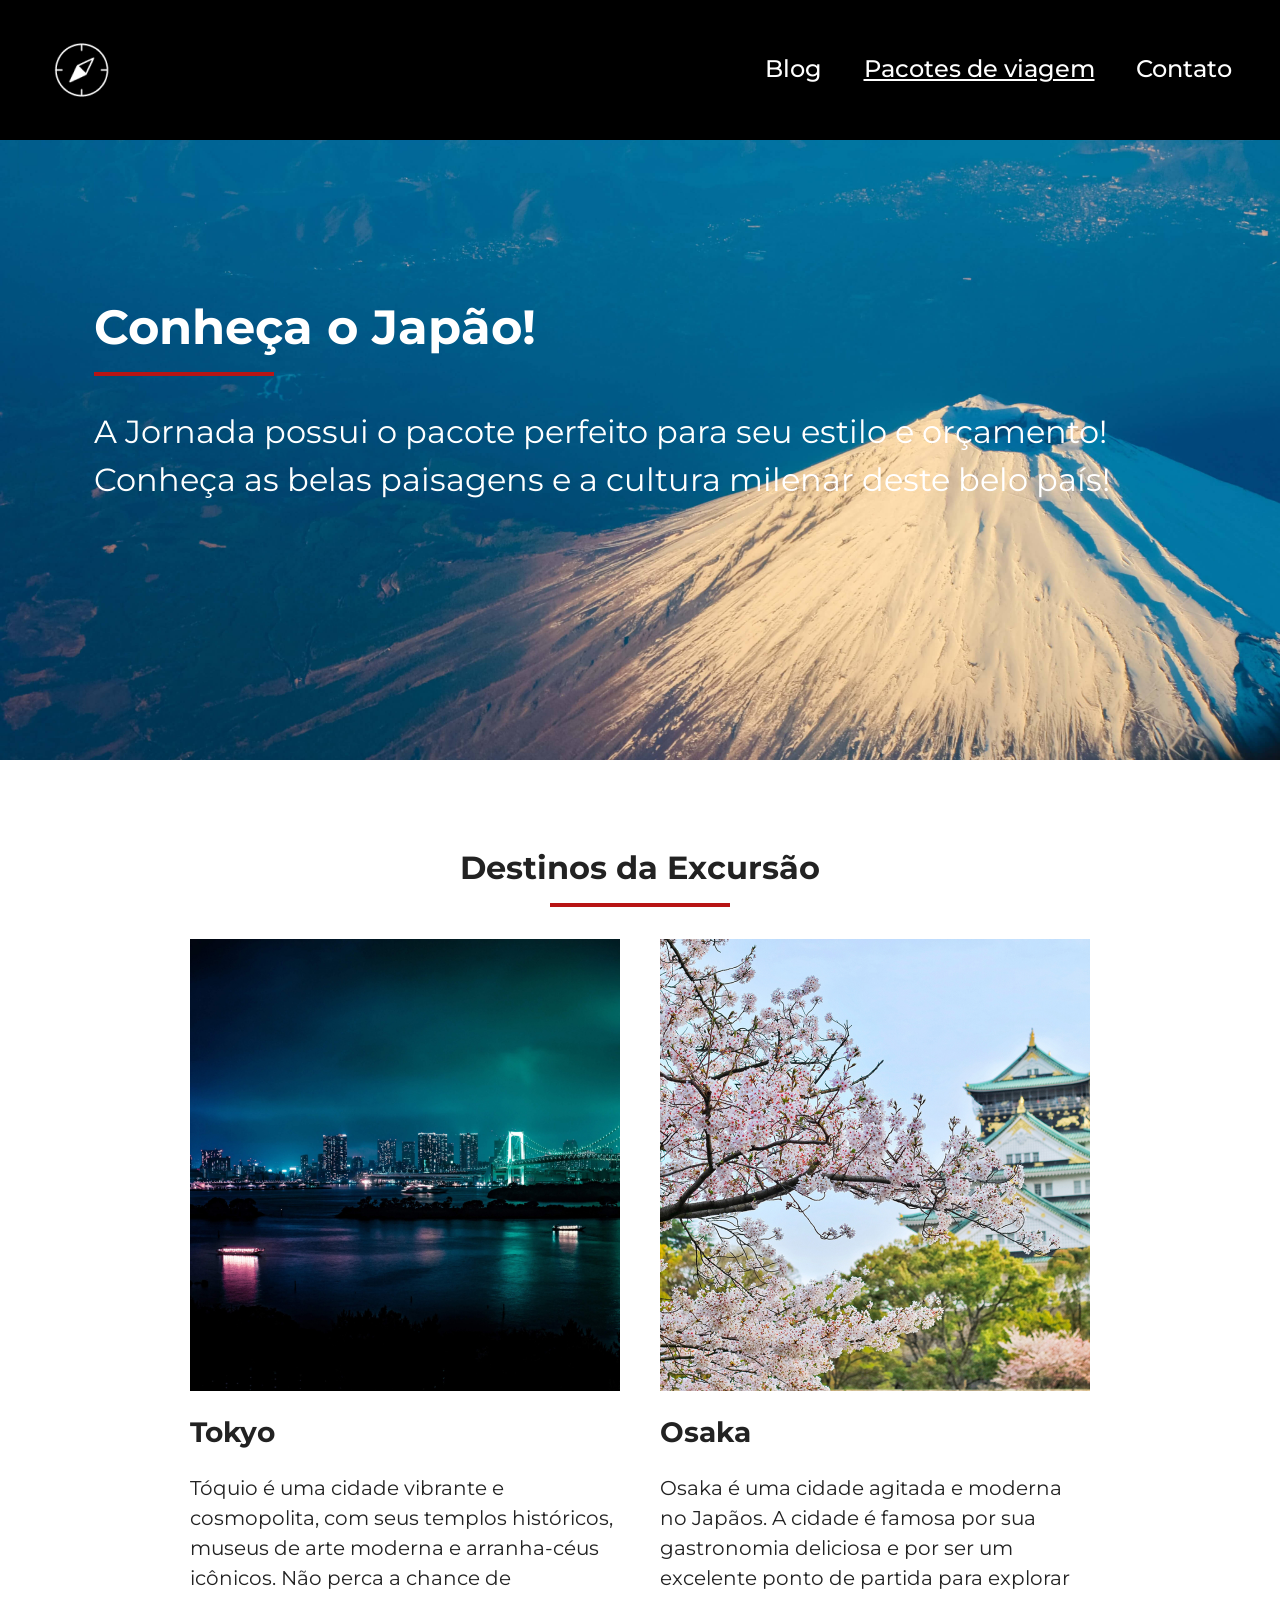
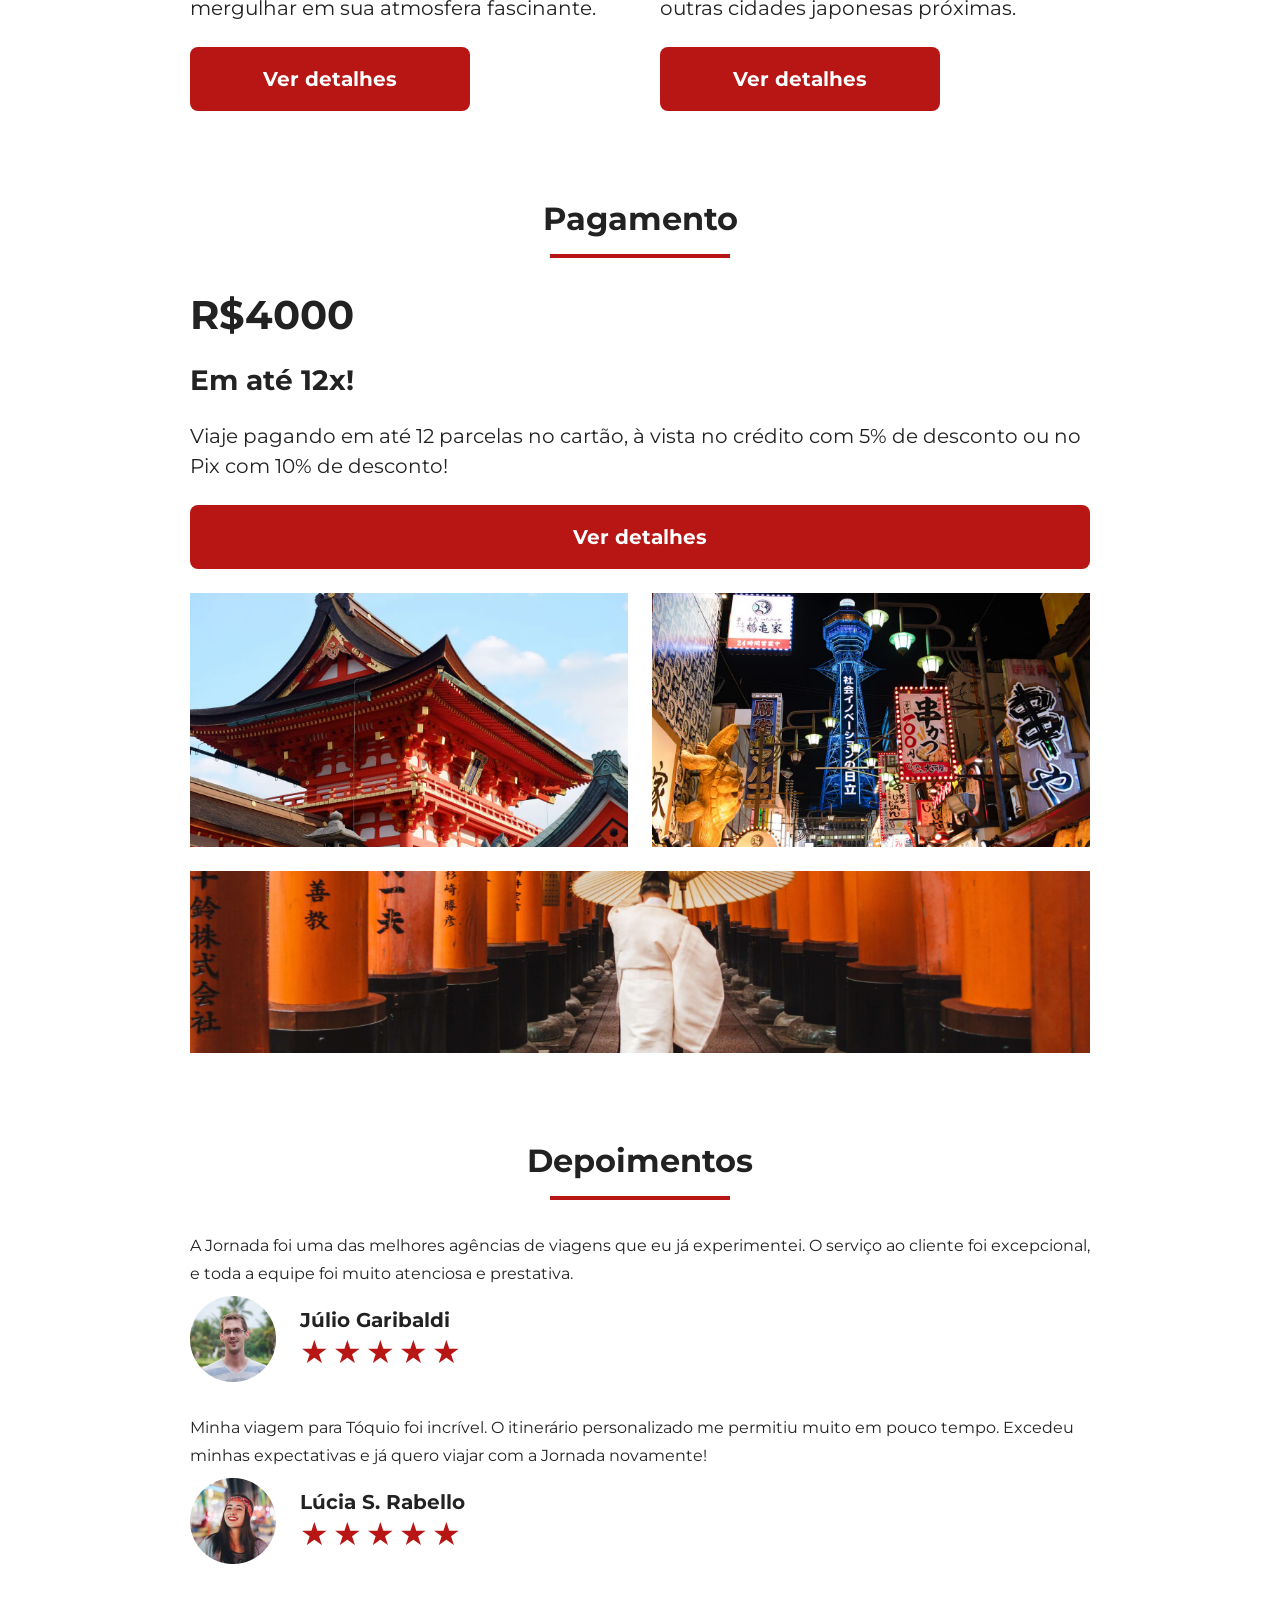
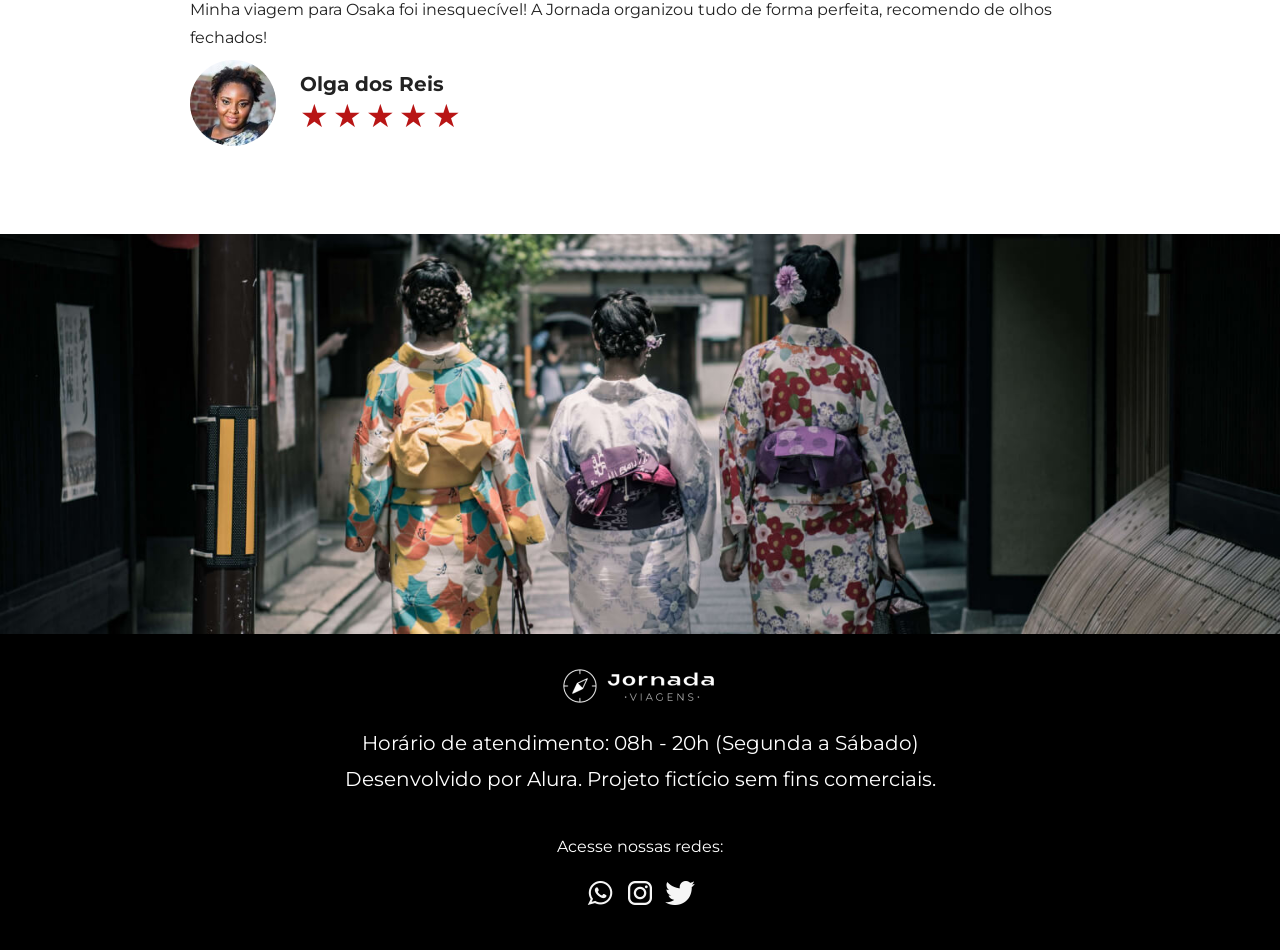
<file: pacotes.html>
<!DOCTYPE html>
<html lang="pt-br">
<head>
    <meta charset="UTF-8">
    <meta name="viewport" content="width=device-width, initial-scale=1.0">

    <!-- COMPARTILHAMENTO -->
    <meta name="og:title" content="Pacotes de Viagens">
    <meta name="og:description" content="A Jornada possui o pacote perfeito para seu estilo e orçamento! Conheça as belas paisagens e a  cultura milenar deste belo país!">
    <meta name="og:image" content="https://maxweljonson.github.io/jornada-viagens/img/logo-jornada-viagens-footer-branca.png">
    <meta name="og:type" content="website">
    <meta name="og:url" content="https://maxweljonson.github.io/jornada-viagens/">

    <!-- Icon -->
    <link rel="icon" href="favicon.svg" type="image/svg+xml"> 

    <!-- CSS -->
    <link rel="stylesheet" href="css/style.css">

    <title>Pacotes de Viagens</title>
</head>
<body>
    <header class="main-header">
        <a class="logo" href="index.html" title="Voltar para a página inicial">
            <img class="img-mobile" src="img/homepage/logo-bussola-jornada-branca.png" alt="Logotipo da Jornada Viagens na cor branca">
            <img class="img-desktop" src="img/homepage/logo-bussola-texto-jornada-branca.png" alt="Logotipo com nome da Jornada Viagens na cor branca">
        </a>
        <div class="navigation-menu">
            <label for="menu">
                <img src="img/homepage/menu.png" alt="Menu">
            </label>
            <input type="checkbox" id="menu" hidden>
            <nav>
                <ul class="list-links-menu">
                    <li>
                        <a href="blog.html" target="_blank" title="Acessar Blog">Blog</a>
                    </li>
                    <li>
                        <a href="pacotes.html" target="_blank" title="Acessar Pacotes de viagem" class="active">Pacotes de viagem</a>
                    </li>
                    <li>
                        <a href="contatos.html" target="_blank" title="Acessar Contato">Contato</a>
                    </li>
                </ul>
            </nav>
        </div>
    </header>
    <section class="hero packages">
        <div class="hero-img">
            <div class="hero-content">
                <div class="section-title">
                    <h1>Conheça o Japão!</h1>
                    <hr>
                </div>
                <p class="content-text">
                    A Jornada possui o pacote perfeito para seu estilo e orçamento! Conheça as belas paisagens e a  cultura milenar deste belo país!
                </p>
            </div>
        </div>
    </section>
    <section class="destinations section">
        <div class="section-title">
            <h2>Destinos da Excursão</h2>
            <hr>
        </div>
        <div class="destination-items">
            <article class="item">
                <header>
                    <div class="img-item tokyo"></div>
                    <h4 class="content-title">Tokyo</h4>
                </header>
                <p class="content-text">
                    Tóquio é uma cidade vibrante e cosmopolita, com seus templos históricos, museus de arte moderna e arranha-céus icônicos. Não perca a chance de mergulhar em sua atmosfera fascinante.
                </p>
                <footer>
                    <a href="#" class="button" title="Ver mais detalhes para o destino de Tokyo" target="_blank">Ver detalhes</a>
                </footer>
            </article>
            <article class="item">
                <header>
                    <div class="img-item osaka"></div>
                    <h4 class="content-title">Osaka</h4>
                </header>
                <p class="content-text">
                    Osaka é uma cidade agitada e moderna no Japãos. A cidade é famosa por sua gastronomia deliciosa e por ser um excelente ponto de partida para explorar outras cidades japonesas próximas.
                </p>
                <footer>
                    <a href="#" class="button" title="Ver mais detalhes para o destino de Osaka" target="_blank">Ver detalhes</a>
                </footer>
            </article>
        </div>
    </section>
    <section class="payments packages section">
        <div class="section-title">
            <h2>Pagamento</h2>
            <hr>
        </div>
        <div class="content">
            <div class="text-content">
                <h3 class="content-title">R$4000</h3>
                <h4 class="content-title">Em até 12x!</h4>
                <p class="content-text">
                    Viaje pagando em até 12 parcelas no cartão, à vista no crédito com 5% de desconto ou no Pix com 10% de desconto!
                </p>
                <a href="#" class="button" title="Ver mais detalhes desta oferta para o Japão" target="_blank">Ver detalhes</a>
            </div>
            <div class="image-content">
                <div class="image first"></div>
                <div class="image second"></div>
                <div class="image third large"></div>
            </div>
        </div>
    </section>
    <section class="testimonials section">
        <div class="section-title">
            <h2>Depoimentos</h2>
            <hr>
        </div>
        <div class="testimonials-content packages">
            <article>
                <header>
                    <p>
                        A Jornada foi uma das melhores agências de viagens que eu já experimentei. O serviço ao cliente foi excepcional, e toda a equipe foi muito atenciosa e prestativa.
                    </p>
                </header>
                <footer>
                    <div class="profile">
                        <img src="img/pacote-viagens/avatar-julio.png" alt="Foto de perfil da cliente Júlio Garibaldi">
                        <div class="rating">
                            <h4>Júlio Garibaldi</h4>
                            <span class="star">★</span>
                            <span class="star">★</span>
                            <span class="star">★</span>
                            <span class="star">★</span>
                            <span class="star">★</span>
                        </div>
                    </div>
                </footer>
            </article>
            <article>
                <header>
                    <p>
                        Minha viagem para Tóquio foi incrível. O itinerário personalizado me permitiu muito em pouco tempo. Excedeu minhas expectativas e já quero viajar com a Jornada novamente!
                    </p>
                </header>
                <footer>
                    <div class="profile">
                        <img src="img/pacote-viagens/avatar-lucia.png" alt="Foto de perfil da cliente Lúcia S. Rabello">
                        <div class="rating">
                            <h4>Lúcia S. Rabello</h4>
                            <span class="star">★</span>
                            <span class="star">★</span>
                            <span class="star">★</span>
                            <span class="star">★</span>
                            <span class="star">★</span>
                        </div>
                    </div>
                </footer>
            </article>
            <article>
                <header>
                    <p>
                        Minha viagem para Osaka foi inesquecível! A Jornada organizou tudo de forma perfeita, recomendo de olhos fechados!
                    </p>
                </header>
                <footer>
                    <div class="profile">
                        <img src="img/pacote-viagens/avatar-olga.png" alt="Foto de perfil da cliente Olga dos Reis">
                        <div class="rating">
                            <h4>Olga dos Reis</h4>
                            <span class="star">★</span>
                            <span class="star">★</span>
                            <span class="star">★</span>
                            <span class="star">★</span>
                            <span class="star">★</span>
                        </div>
                    </div>
                </footer>
            </article>
        </div>
    </section>
    <section class="bottom-hero packages">
        <div class="hero-img"></div>
    </section>
    <footer class="main-footer">
        <div class="footer-content">
            <img class="logo-footer" src="img/homepage/logo-jornada-viagens-footer-branca.png" alt="Logo da Jornada Viagens completa na cor branca">
            <p>
                Horário de atendimento: 08h - 20h (Segunda a Sábado)
            </p>
            <p>
                Desenvolvido por Alura. Projeto fictício sem fins comerciais.
            </p>
        </div>
        <div class="footer-social">
            <p>
                Acesse nossas redes:
            </p>
            <div class="social-icons">
                <a href="#" target="_blank" title="Entre em contato pelo nosso Whatsapp">
                    <img src="img/homepage/icon-whatsapp.png" alt="Ícone do Whatsapp">
                </a>
                <a href="#" target="_blank" title="Acesse nosso Instagram">
                    <img src="img/homepage/icon-instragam.png" alt="Ícone do Instagram">
                </a>
                <a href="#" target="_blank" title="Acesse nosso Twitter">
                    <img src="img/homepage/icon-twitter.png" alt="Ícone do Twitter">
                </a>
            </div>
        </div>
    </footer>
</body>
</html>
</file>
<file: css/style.css>
@import url(global.css);
@import url(header.css);
@import url(hero.css);
@import url(offers.css);
@import url(categories.css);
@import url(destinations.css);
@import url(payments.css);
@import url(testimonials.css);
@import url(footer.css);
@import url(blog-travel.css);
@import url(contacts.css);
</file>
